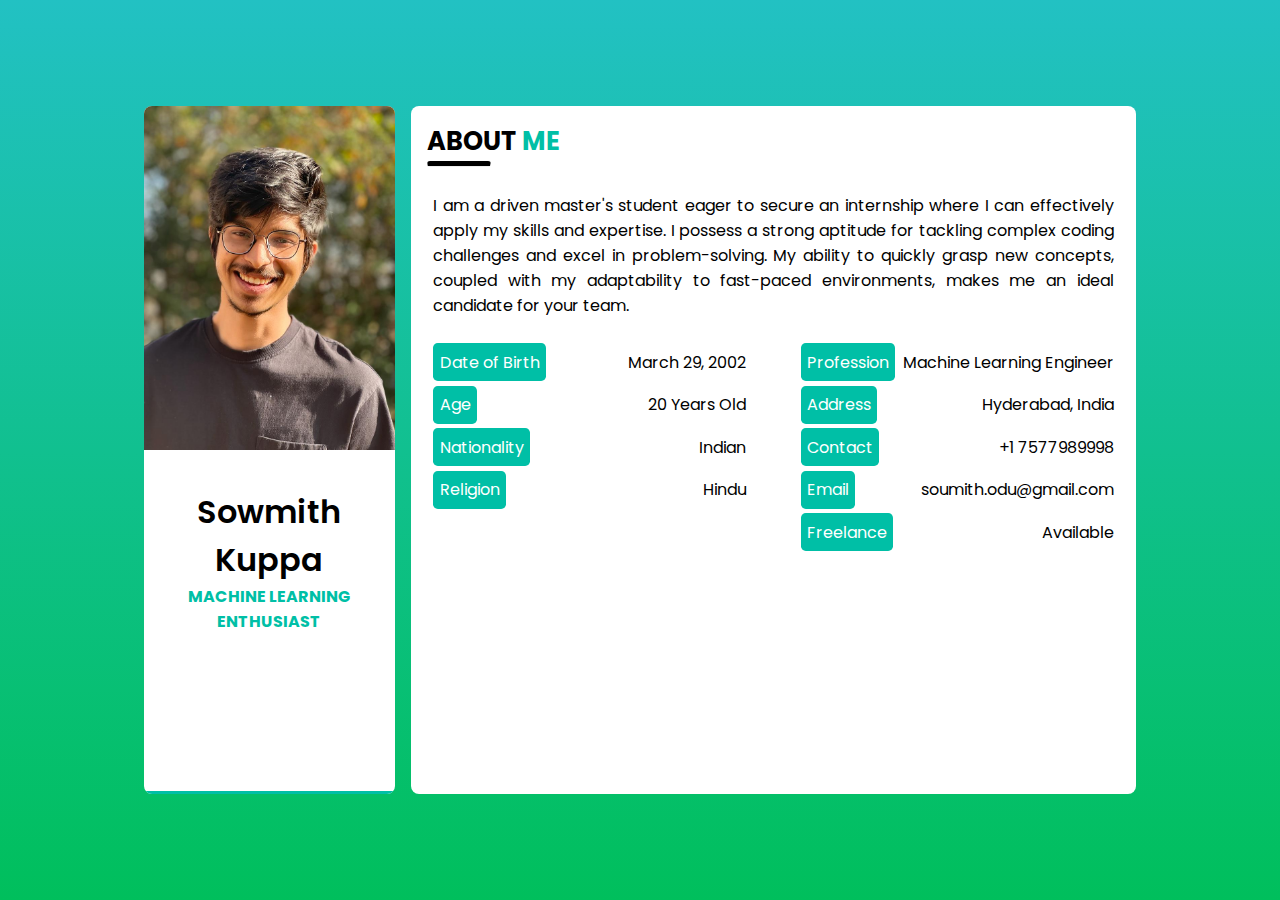
<file: index.html>
<!DOCTYPE html>
<html lang="en">

<head>
    <meta charset="UTF-8">
    <meta http-equiv="X-UA-Compatible" content="IE=edge">
    <meta name="viewport" content="width=device-width, initial-scale=1.0">

    <!-- CSS file -->
    <link rel="stylesheet" href="css/style.css">

    <!-- Favicon -->
    <link rel="shortcut icon" href="img/profile.jpg" type="image/x-icon">

    <!-- Fontawesome CDN -->
    <link rel="stylesheet" href="https://cdnjs.cloudflare.com/ajax/libs/font-awesome/6.0.0-beta3/css/all.min.css"
        integrity="sha512-Fo3rlrZj/k7ujTnHg4CGR2D7kSs0v4LLanw2qksYuRlEzO+tcaEPQogQ0KaoGN26/zrn20ImR1DfuLWnOo7aBA=="
        crossorigin="anonymous" referrerpolicy="no-referrer" />

    <title>Sowmith Kuppa</title>
</head>

<body>
    <!-- Website Layout -->
    <ul class="website_container">

        <!-- Global Menu -->
        <div id="global_menu_button_container">
            <p class="site_title">Sowmith Kuppa</p>
            <i class="fa fa-bars" id="global_menu_button"></i>
        </div>

        <ul id="global_menu_items">
            <div>
                <i class="fa fa-close" id="global_menu_close_button"></i>
                <li><a href="/"><i class="fa fa-home"></i> About</a></li>
                <li><a href="resume.html"><i class="fas fa-file-alt"></i> Resume</a></li>
                <li><a href="blogs.html"><i class="fas fa-pen-nib"></i> Blogs</a></li>
                <li><a href="services.html"><i class="fas fa-cog"></i> Services</a></li>
                <li><a href="contact.html"><i class="fas fa-phone-square"></i> Contact</a></li>
            </div>
        </ul>

        <!--x Global Menu x-->



        <!-- sidebar -->
        <div class="sidebar_container">
            <!-- Sidebar Image -->
            <div class="image">
                <img src="img/pro.jpeg" alt="Sowmith Kuppa">
                <div class="right_image_box"></div>
                <div class="left_image_box"></div>
            </div>

            <!-- sidebar Content -->
            <div class="sidebar_content">
                <!-- Long name can be applied so easily -->
                <h1>Sowmith Kuppa</h1>
                <p>Machine Learning Enthusiast</p>
                <!-- Social Medias -->
                <div class="social_media">
                    <a href="https://www.linkedin.com/in/soumith29/"><i class="fab fa-linkedin"></i></a>
                    <a href="https://github.com/T0mmy29"><i class="fab fa-github"></i></a>
                    <!-- <a href="https://instagram.com/alivecoder"><i class="fab fa-instagram"></i></a> -->
                </div>
            </div>

            <!-- Sidebar Buttom Menu -->
            <div class="sidebar_buttom_menu" id="sidebar_buttom_menu">
                <i class="fa fa-bars" id="sidebar_menu_icon"></i>
            </div>

            <!-- Sidebar Navigation -->
            <ul class="sidebar_navigation" id="sidebar_navigation">
                <li><a href="/" class="active">About</a></li>
                <li><a href="https://drive.google.com/file/d/18a5p5dh1TxlRwgFrT3JqPI9x225ynJ1X/view?usp=sharing">Resume</a></li>
                <!-- <li><a href="blogs.html">Blogs</a></li> -->
                <li><a href="services.html">Projects</a></li>
                <li><a href="contact.html">Contact</a></li>

            </ul>

        </div>
        <!-- content -->
        <div class="content_container">
            <!-- About Page -->
            <div class="about_page">
                <h2 class="title">About <span>Me</span></h2>
                <hr class="line">
                <div class="about_content">
                    <p class="about_text">I am a driven master's student eager to secure an internship where I can effectively apply my skills and expertise. I
                        possess a strong aptitude for tackling complex coding challenges and excel in problem-solving. My ability to quickly grasp
                        new concepts, coupled with my adaptability to fast-paced environments, makes me an ideal candidate for your team.</p>
                </div>
                <div class="about_profile">
                    <ul class="left_profile">
                        <li><span class="profile_title">Date of Birth</span><span>March 29, 2002</span></li>
                        <!-- <li><span class="profile_title">Gender</span><span>Male</span></li> -->
                        <li><span class="profile_title">Age</span><span>20 Years Old</span></li>
                        <!-- <li><span class="profile_title">Maritial Status</span><span>Unmarried</span></li> -->
                        <li><span class="profile_title">Nationality</span><span>Indian</span></li>
                        <li><span class="profile_title">Religion</span><span>Hindu</span></li>
                    </ul>

                    <ul class="right_profile">
                        <li><span class="profile_title">Profession</span><span>Machine Learning Engineer</span></li>
                        <li><span class="profile_title">Address</span><span>Hyderabad, India</span></li>
                        <li><span class="profile_title">Contact</span><span>+1 7577989998</span></li>
                        <li><span class="profile_title">Email</span><span>soumith.odu@gmail.com</span></li>
                        <!-- <li><span class="profile_title">Website</span><span>mywebsite.com</span></li> -->
                        <li><span class="profile_title">Freelance</span><span>Available</span></li>
                    </ul>
                </div>

            </div>
        </div>


        <script src="js/script.js"></script>
</body>

</html>
</file>
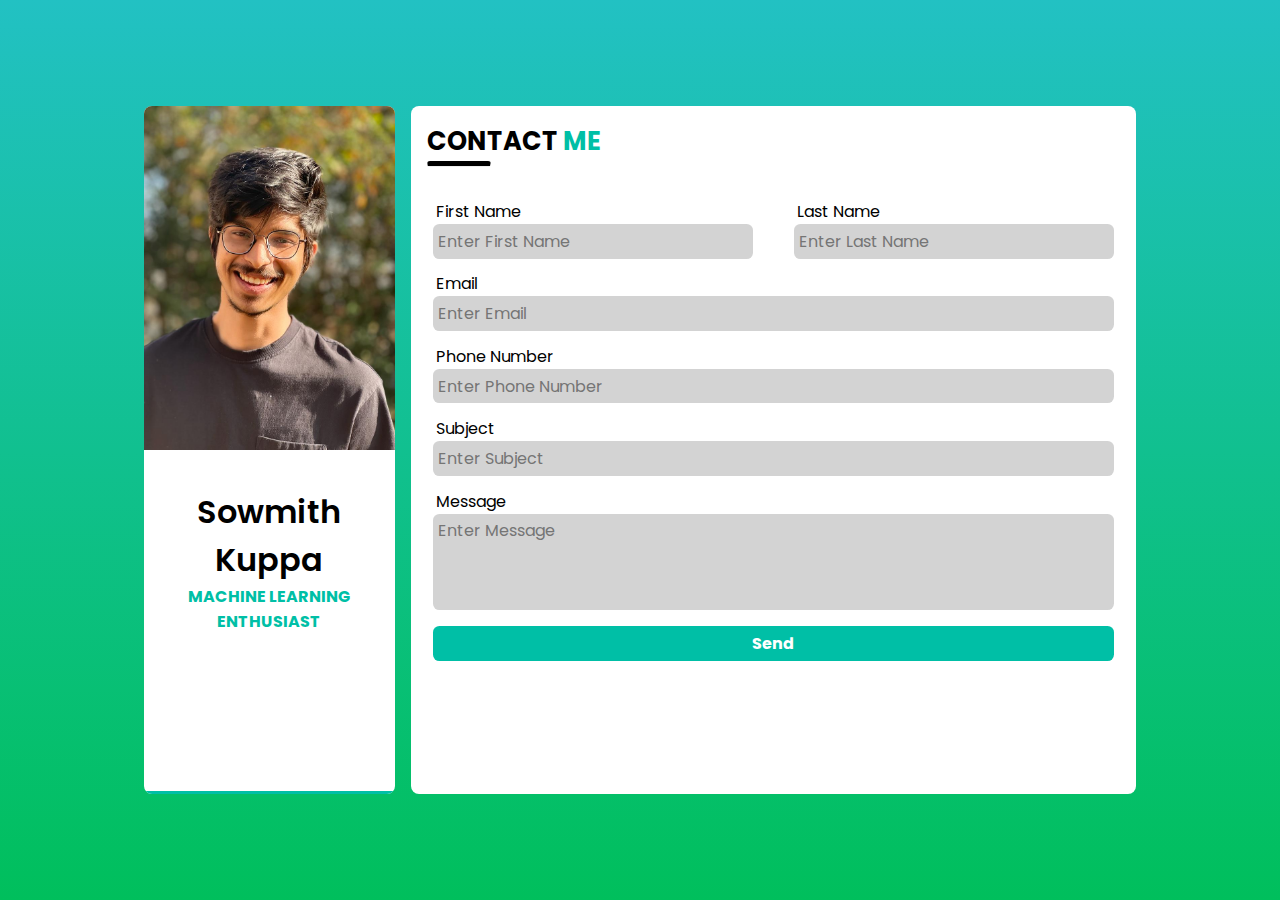
<file: contact.html>
<!DOCTYPE html>
<html lang="en">

<head>
    <meta charset="UTF-8">
    <meta http-equiv="X-UA-Compatible" content="IE=edge">
    <meta name="viewport" content="width=device-width, initial-scale=1.0">

    <!-- CSS file -->
    <link rel="stylesheet" href="css/style.css">

    <!-- Favicon -->
    <link rel="shortcut icon" href="img/profile.jpg" type="image/x-icon">

    <!-- Fontawesome CDN -->
    <link rel="stylesheet" href="https://cdnjs.cloudflare.com/ajax/libs/font-awesome/6.0.0-beta3/css/all.min.css"
        integrity="sha512-Fo3rlrZj/k7ujTnHg4CGR2D7kSs0v4LLanw2qksYuRlEzO+tcaEPQogQ0KaoGN26/zrn20ImR1DfuLWnOo7aBA=="
        crossorigin="anonymous" referrerpolicy="no-referrer" />

    <title>Sowmith Kuppa</title>
</head>

<body>
    <!-- Website Layout -->
    <div class="website_container">

        <!-- Global Menu -->
        <div id="global_menu_button_container">
            <p class="site_title">Sowmith Kuppa</p>
            <i class="fa fa-bars" id="global_menu_button"></i>
        </div>

        <ul id="global_menu_items">
            <div>
                <i class="fa fa-close" id="global_menu_close_button"></i>
                <li><a href="/"><i class="fa fa-home"></i> About</a></li>
                <li><a href="https://drive.google.com/file/d/18a5p5dh1TxlRwgFrT3JqPI9x225ynJ1X/view?usp=sharing"><i class="fas fa-file-alt"></i> Resume</a></li>
                <li><a href="blogs.html"><i class="fas fa-pen-nib"></i> Blogs</a></li>
                <li><a href="services.html"><i class="fas fa-cog"></i> Services</a></li>
                <li><a href="contact.html"><i class="fas fa-phone-square"></i> Contact</a></li>
            </div>
        </ul>

        <!--x Global Menu x-->

        <!-- sidebar -->
        <div class="sidebar_container">
            <!-- Sidebar Image -->
            <div class="image">
                <img src="img/pro.jpeg" alt="John Roe">
                <div class="right_image_box"></div>
                <div class="left_image_box"></div>
            </div>

            <!-- sidebar Content -->
            <div class="sidebar_content">
                <!-- Long name can be applied so easily -->
                <h1>Sowmith Kuppa</h1>
                <p>Machine Learning Enthusiast</p>
                <!-- Social Medias -->
                <div class="social_media">
                    <a href="https://www.linkedin.com/in/soumith29/"><i class="fab fa-linkedin"></i></a>
                    <a href="https://github.com/T0mmy29"><i class="fab fa-github"></i></a>
                </div>
            </div>

            <!-- Sidebar Buttom Menu -->
            <div class="sidebar_buttom_menu" id="sidebar_buttom_menu">
                <i class="fa fa-bars" id="sidebar_menu_icon"></i>
            </div>

            <!-- Sidebar Navigation -->
            <ul class="sidebar_navigation" id="sidebar_navigation">
                <li><a href="/">About</a></li>
                <li><a href="https://drive.google.com/file/d/18a5p5dh1TxlRwgFrT3JqPI9x225ynJ1X/view?usp=sharing">Resume</a></li>
                <!-- <li><a href="blogs.html">Blogs</a></li> -->
                <li><a href="services.html">Projects</a></li>
                <li><a href="contact.html" class="active">Contact</a></li>

            </ul>

        </div>
        <!-- content -->
        <div class="content_container">
            <!-- Contact Page -->
            <div class="contact_page">
                <h2 class="title">Contact <span>Me</span></h2>
                <hr class="line">
                <div class="contact_container">
                    <form action="post">
                        <div class="form_name_row">
                            <div class="left_form_row">
                                <label>First Name</label>
                                <input type="text" required placeholder="Enter First Name">
                            </div>
                            <div class="right_form_row">
                                <label>Last Name</label>
                                <input type="text" required placeholder="Enter Last Name">
                            </div>
                        </div>
                        <label>Email</label>
                        <input type="email" name="" id="" required placeholder="Enter Email">
                        <label>Phone Number</label>
                        <input type="text" name="" id="" required placeholder="Enter Phone Number">
                        <label>Subject</label>
                        <input type="text" name="" id="" required placeholder="Enter Subject">
                        <label>Message</label>
                        <textarea name="" id="" cols="30" rows="10" required placeholder="Enter Message"></textarea>
                        <input type="submit" value="Send" id="send_button">
                    </form>
                </div>
            </div>
        </div>
    </div>


    <script src="js/script.js"></script>
</body>

</html>
</file>
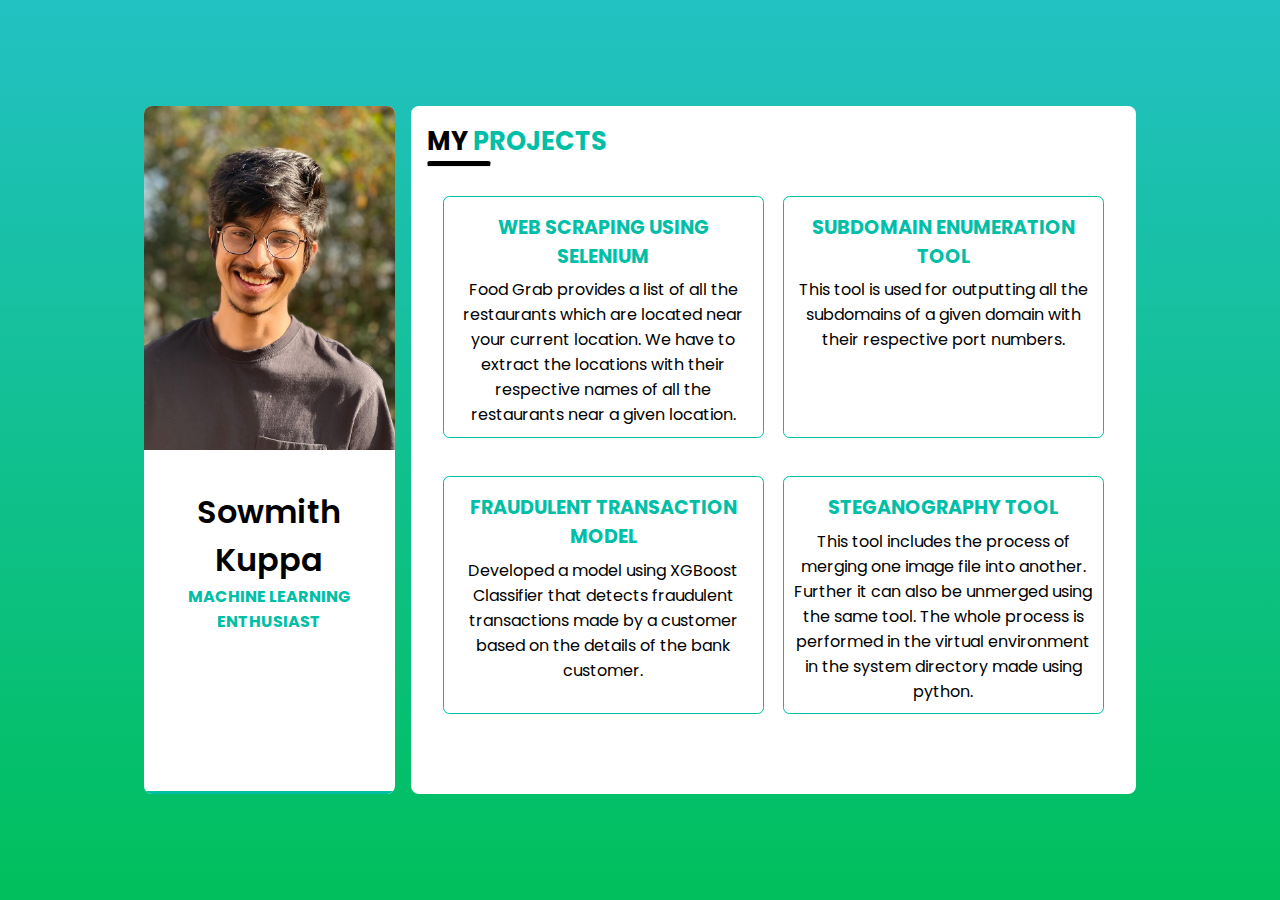
<file: services.html>
<!DOCTYPE html>
<html lang="en">

<head>
    <meta charset="UTF-8">
    <meta http-equiv="X-UA-Compatible" content="IE=edge">
    <meta name="viewport" content="width=device-width, initial-scale=1.0">

    <!-- CSS file -->
    <link rel="stylesheet" href="css/style.css">

    <!-- Favicon -->
    <link rel="shortcut icon" href="img/profile.jpg" type="image/x-icon">

    <!-- Fontawesome CDN -->
    <link rel="stylesheet" href="https://cdnjs.cloudflare.com/ajax/libs/font-awesome/6.0.0-beta3/css/all.min.css"
        integrity="sha512-Fo3rlrZj/k7ujTnHg4CGR2D7kSs0v4LLanw2qksYuRlEzO+tcaEPQogQ0KaoGN26/zrn20ImR1DfuLWnOo7aBA=="
        crossorigin="anonymous" referrerpolicy="no-referrer" />

    <title>Sowmith Kuppa</title>
</head>

<body>
    <!-- Website Layout -->
    <div class="website_container">

        <!-- Global Menu -->
        <div id="global_menu_button_container">
            <p class="site_title">John Roe</p>
            <i class="fa fa-bars" id="global_menu_button"></i>
        </div>

        <ul id="global_menu_items">
            <div>
                <i class="fa fa-close" id="global_menu_close_button"></i>
                <li><a href="/"><i class="fa fa-home"></i> About</a></li>
                <li><a href="https://drive.google.com/file/d/18a5p5dh1TxlRwgFrT3JqPI9x225ynJ1X/view?usp=sharing"><i class="fas fa-file-alt"></i> Resume</a></li>
                <li><a href="blogs.html"><i class="fas fa-pen-nib"></i> Blogs</a></li>
                <li><a href="services.html"><i class="fas fa-cog"></i> Services</a></li>
                <li><a href="contact.html"><i class="fas fa-phone-square"></i> Contact</a></li>
            </div>
        </ul>

        <!--x Global Menu x-->

        <!-- sidebar -->
        <div class="sidebar_container">
            <!-- Sidebar Image -->
            <div class="image">
                <img src="img/pro.jpeg" alt="John Roe">
                <div class="right_image_box"></div>
                <div class="left_image_box"></div>
            </div>

            <!-- sidebar Content -->
            <div class="sidebar_content">
                <!-- Long name can be applied so easily -->
                <h1>Sowmith Kuppa</h1>
                <p>Machine Learning Enthusiast</p>
                <!-- Social Medias -->
                <div class="social_media">
                    <a href="https://www.linkedin.com/in/soumith29/"><i class="fab fa-linkedin"></i></a>
                    <a href="https://github.com/T0mmy29"><i class="fab fa-github"></i></a>
                </div>
            </div>

            <!-- Sidebar Buttom Menu -->
            <div class="sidebar_buttom_menu" id="sidebar_buttom_menu">
                <i class="fa fa-bars" id="sidebar_menu_icon"></i>
            </div>

            <!-- Sidebar Navigation -->
            <ul class="sidebar_navigation" id="sidebar_navigation">
                <li><a href="/">About</a></li>
                <li><a href="https://drive.google.com/file/d/18a5p5dh1TxlRwgFrT3JqPI9x225ynJ1X/view?usp=sharing">Resume</a></li>
                <!-- <li><a href="blogs.html">Blogs</a></li> -->
                <li><a href="services.html" class="active">Services</a></li>
                <li><a href="contact.html">Contact</a></li>

            </ul>

        </div>
        <!-- content -->
        <div class="content_container">
            <!-- Services Page -->
            <div class="services_page">
                <h2 class="title">My <span>Projects</span></h2>
                <hr class="line">
                <!-- Services Row -->
                <div class="services_container">
                    
                    <div class="services_box">
                        <i class="fas fa-tablet-alt"></i>
                        <a href="https://github.com/T0mmy29/Web-Scraping-Restaurant-Data-using-Selenium"><h3 class="services_title">Web Scraping using Selenium</h3></a>
                        <p class="services_text">Food Grab provides a list of all the restaurants which are located near your current location. We have to extract the locations with their respective names of all the restaurants near a given location. </p>
                    </div>
                    <div class="services_box">
                        <i class="fas fa-globe"></i>
                        <a href="https://github.com/T0mmy29/Subdomain-Enumeration-tool"><h3 class="services_title">Subdomain Enumeration Tool</h3></a>
                        <p class="services_text">This tool is used for outputting all the subdomains of a given domain with their respective port numbers.</p>
                    </div>
                </div>

                <div class="services_container">
                    <div class="services_box">
                        <i class="fas fa-pencil-ruler"></i>
                        <a href="https://github.com/T0mmy29/Fraudulent-Transaction-Detection-Model"><h3 class="services_title">Fraudulent Transaction Model</h3></a>
                        <p class="services_text">Developed a model using XGBoost Classifier that detects fraudulent transactions made by a customer based on the details of the bank customer. </p>
                    </div>
                    <div class="services_box">
                        <i class="fas fa-drafting-compass"></i>
                        <a href="https://github.com/T0mmy29/Steganography-Tool"><h3 class="services_title">Steganography Tool</h3></a>
                        <p class="services_text">This tool includes the process of merging one image file into another. Further it can also be unmerged using the same tool. The whole process is performed in the virtual environment in the system directory made using python. </p>
                    </div>
                </div>

                <!-- <div class="services_container">
                    <div class="services_box">
                        <i class="fab fa-figma"></i>
                        <h3 class="services_title">Figma Desing</h3>
                        <p class="services_text">Lorem, ipsum dolor sit amet consectetur adipisicing elit. Aspernatur,
                            nobis. Lorem ipsum dolor sit amet. </p>
                    </div>
                    <div class="services_box">
                        <i class="fas fa-search-location"></i>
                        <h3 class="services_title">SEO/Marketing</h3>
                        <p class="services_text">Lorem, ipsum dolor sit amet consectetur adipisicing elit. Aspernatur,
                            nobis. Lorem ipsum dolor sit amet. </p> -->
                    </div>
                </div>

            </div>
        </div>
    </div>


    <script src="js/script.js"></script>
</body>

</html>
</file>
<file: css/style.css>
/* Google Font */
@import url("https://fonts.googleapis.com/css2?family=Poppins:ital,wght@0,100;0,200;0,300;0,400;0,500;0,600;0,700;0,800;0,900;1,100;1,200;1,300;1,400;1,500;1,600;1,700;1,800;1,900&display=swap");

/* CSS Reset */
* {
    padding: 0;
    margin: 0;
    box-sizing: border-box;
    scroll-behavior: smooth;
    font-family: "Poppins", sans-serif;
}

/* CSS Variables */
:root {
    --brand-color: #00bfa6;
    --linear-back: Linear-gradient(180deg,
            rgba(34, 193, 195, 1) 0%,
            rgba(0, 191, 92, 1) 100%);
}

a {
    text-decoration: none;
    color: black;
}

li {
    list-style: none;
}

/* CSS in Body */
body {
    height: 100vh;
    width: 100vw;
    background: var(--linear-back);
    display: flex;
    align-items: center;
    justify-content: center;
}

.website_container {
    width: 80%;
    height: 80%;
    display: flex;
    padding: 1rem;
    position: relative;
}

/* Sidebar */
.website_container .sidebar_container {
    width: 35%;
    height: 100%;
    background-color: white;
    margin-right: 1rem;
    border-radius: 0.5rem;
    overflow: hidden;
    position: relative;
}

.sidebar_container .image {
    height: 50%;
    width: 100%;
    position: relative;
}

.sidebar_container .image img {
    width: 100%;
    height: 100%;
    object-fit: cover;
    object-position: top;
}

.sidebar_container .image .right_image_box {
    width: 70%;
    /* height: 50px; */
    background-color: white;
    position: absolute;
    bottom: -3.5rem;
    left: -3rem;
    transform: rotate(16deg);
}

.sidebar_container .image .left_image_box {
    width: 70%;
    /* height: 100px; */
    background-color: white;
    position: absolute;
    bottom: -3.5rem;
    right: -3rem;
    transform: rotate(-16deg);
}

.sidebar_container .sidebar_content {
    position: absolute;
    width: 100%;
    margin-top: 2rem;
    text-align: center;
    padding: 0.4rem;
}

.sidebar_container .sidebar_content h1 {
    color: black;
    font-size: 2rem;
    font-weight: 600;
}

.sidebar_container .sidebar_content p {
    color: var(--brand-color);
    font-size: 1rem;
    text-transform: uppercase;
    font-weight: 700;
}

.sidebar_container .sidebar_content .social_media {
    margin-top: 1rem;
}

.sidebar_container .sidebar_content .social_media a {
    font-size: 1.8rem;
    margin: 0.4rem;
    color: black;
}

.sidebar_container .sidebar_content .social_media a:hover {
    color: var(--brand-color);
    transition: 0.3s;
}

.sidebar_container .sidebar_buttom_menu {
    position: absolute;
    border-top: 0.2rem solid var(--brand-color);
    width: 100%;
    font-size: 1.6rem;
    left: 0;
    bottom: 0;
    text-align: center;
    cursor: pointer;
    z-index: 3;
}

.sidebar_container .sidebar_buttom_menu:hover {
    color: var(--brand-color);
    transition: 0.3s;
}

/* Sidebar Navigation */
.sidebar_container .sidebar_navigation {
    position: absolute;
    top: 0;
    left: -100%;
    width: 100%;
    height: 100%;
    background-color: white;
    display: flex;
    flex-direction: column;
    align-items: center;
    justify-content: center;
    font-size: 2rem;
    z-index: 2;
    transition: left 0.3s;
}

.sidebar_container .sidebar_navigation li {
    margin: 0.3rem 0;
}

.sidebar_container .sidebar_navigation li a:hover,
.sidebar_container .sidebar_navigation .active {
    color: var(--brand-color);
    transition: 0.3s;
    font-weight: bold;
}

/* Content */
.website_container .content_container {
    width: 100%;
    height: 100%;
    background-color: white;
    border-radius: 0.5rem;
    padding: 1rem;
    overflow-y: scroll;
}

.content_container::-webkit-scrollbar {
    width: 0.2rem;
}

.content_container::-webkit-scrollbar-thumb {
    width: 0.2rem;
    background-color: gray;
    border-radius: 0.2rem;
}

/* About Page */

.title {
    font-size: 1.6rem;
    text-transform: uppercase;
}

.title span {
    color: var(--brand-color);
}

.line {
    width: 4rem;
    border-top: 0.35rem solid black;
    border-radius: 0.5rem;
}

.about_page .about_content {
    margin-top: 1.2rem;
    padding: 0.4rem;
    margin-bottom: 0.5rem;
}

.about_page .about_content p {
    font-size: 1rem;
    text-align: justify;
}

.about_profile {
    display: flex;
    justify-content: space-between;
    padding: 0.4rem;
}

.about_profile .left_profile {
    width: 46%;
}

.about_profile .left_profile li {
    display: flex;
    justify-content: space-between;
    align-items: center;
    margin: 0.3rem 0;
    font-size: 1rem;
}

.about_profile .right_profile {
    width: 46%;
}

.about_profile .right_profile li {
    display: flex;
    justify-content: space-between;
    margin: 0.3rem 0;
    align-items: center;
    font-size: 1rem;
}

li .profile_title {
    padding: 0.4rem;
    background-color: var(--brand-color);
    color: white;
    border-radius: 0.3rem;
}

/* Resume Page */
.resume_page .resume_container {
    margin: 1.2rem 0;
    display: flex;
}

.left_resume {
    width: 100%;
    padding: 0.6rem;
    border-right: 0.2rem solid var(--brand-color);
}

.right_resume {
    width: 100%;
    padding: 0.6rem;
}

.resume_title {
    font-size: 1.2rem;
    text-transform: uppercase;
    font-weight: 700;
    margin-bottom: 1rem;
}

.resume_title i {
    color: var(--brand-color);
}

.resume_box {
    margin: 1.5rem 0;
}

.resume_box .resume_date {
    font-size: 1rem;
    border: 0.1rem solid var(--brand-color);
    padding: 0.1rem 0.2rem;
    color: var(--brand-color);
}

.resume_box .resume_box_title {
    margin-top: 0.5rem;
    font-size: 1.2rem;
    font-weight: 500;
}

.resume_box .resume_company {
    font-size: 1rem;
}

.resume_box .resume_text {
    font-size: 1rem;
    font-weight: 300;
}

/* Skills Container */

.skill_box .skill_title {
    font-size: 1.2rem;
    font-weight: 500;
}

.skill_box {
    margin: 1rem 0;
}

.skill_box .skill_line_container {
    height: 0.8rem;
    width: 100%;
    background-color: lightgray;
    border-radius: 0.4rem;
    overflow: hidden;
}

.skill_box .skill_line {
    background-color: var(--brand-color);
    height: 0.8rem;
}

/* Blogs Page */
.blogs_page .blogs_container {
    margin: 0.4rem;
}

.blog_box {
    margin-top: 1.2rem;
    border: 0.1rem solid var(--brand-color);
    padding: 0.5rem;
    border-radius: 0.4rem;
}

.blog_box .blog_title {
    font-size: 1.6rem;
    text-transform: uppercase;
    font-weight: 600;
}

.blog_box .blog_text {
    margin: 0.4rem 0;
    font-size: 1rem;
    font-weight: 400;
    text-align: justify;
}

.blog_box .blog_image {
    width: 100%;
    height: auto;
}

/* Services Page */

.services_page .services_container {
    margin: 1.2rem 0.4rem 0.4rem 0.4rem;
    display: flex;
}

.services_page .services_container .services_box {
    width: 50%;
    margin: 0.6rem;
    border: 0.1rem solid var(--brand-color);
    border-radius: 0.4rem;
    padding: 0.6rem;
    text-align: center;
    cursor: pointer;
}

.services_page .services_container .services_box:hover {
    background-color: var(--brand-color);
    transition: 0.3s;
}

.services_page .services_container .services_box:hover i,
.services_page .services_container .services_box:hover .services_title {
    color: white;
    transition: 0.3s;
}

.services_box i {
    color: var(--brand-color);
    font-size: 1.5rem;
    margin: 0.3rem 0;
}

.services_box .services_title {
    font-size: 1.2rem;
    text-transform: uppercase;
    color: var(--brand-color);
    margin: 0.4rem 0;
}

.services_box .services_text {
    font-size: 1rem;
    font-weight: 400;
}

/* Contact Page */
.contact_page .contact_container {
    margin: 1.2rem 0.4rem;
}

.contact_container form .form_name_row {
    display: flex;
    justify-content: space-between;
}

.contact_container form .form_name_row .left_form_row {
    width: 47%;
}

.contact_container form .form_name_row .right_form_row {
    width: 47%;
}

.contact_container form label {
    display: block;
    font-size: 1rem;
    margin-top: 0.8rem;
    margin-left: 0.2rem;
}

.contact_container form input {
    width: 100%;
    font-size: 1rem;
    padding: 0.3rem;
    border: none;
    outline: none;
    background-color: lightgray;
    border-radius: 0.4rem;
}

.contact_container form input:focus {
    border: 0.2rem solid var(--brand-color);
    transition: 0.3s;
}

.contact_container form textarea {
    width: 100%;
    font-size: 1rem;
    padding: 0.3rem;
    border: none;
    outline: none;
    background-color: lightgray;
    border-radius: 0.4rem;
    height: 6rem;
    resize: none;
}

.contact_container form #send_button {
    background-color: var(--brand-color);
    margin-top: 0.6rem;
    color: white;
    font-weight: bold;
    cursor: pointer;
}

.contact_container form #send_button:hover {
    opacity: 0.8;
    transition: 0.3s;
}

/* Global Menu CSS */
#global_menu_button_container {
    position: absolute;
    left: -3rem;
    display: none;
    margin-top: 0.1rem;
}

#global_menu_button_container #global_menu_button {
    background-color: white;
    font-size: 2rem;
    padding: 0.8rem;
    border-radius: 0.4rem;
    cursor: pointer;
}

#global_menu_button_container #global_menu_button:hover {
    color: var(--brand-color);
    transition: 0.3s;
}

#global_menu_button_container p {
    color: var(--brand-color);
    font-size: 1.4rem;
    font-weight: bold;
    display: none;
}

#global_menu_items {
    position: fixed;
    left: -120%;
    /* left: 0; */
    top: 0;
    background-color: white;
    width: 40%;
    height: 100vh;
    z-index: 10;
    display: flex;
    justify-content: center;
    transition: left 0.3s;
}

#global_menu_items div {
    width: 80%;
    margin-top: 4rem;
}

#global_menu_items li {
    margin: 1rem 0;
}

#global_menu_items a {
    display: block;
    width: 100%;
    padding: 0.4rem 0.2rem;
    border-bottom: 0.1rem solid var(--brand-color);
    font-size: 1.4rem;
}

#global_menu_items a:hover {
    color: var(--brand-color);
    transition: 0.3s;
}

#global_menu_items #global_menu_close_button {
    position: absolute;
    right: -3.3rem;
    top: 0;
    font-size: 2.6rem;
    background-color: white;
    padding: 0.6rem 0.8rem;
    cursor: pointer;
}

#global_menu_items #global_menu_close_button:hover {
    color: var(--brand-color);
    transition: 0.3s;
}

/* Making Responsive */

@media screen and (max-width: 1200px) {
    .website_container {
        width: 92%;
        height: 92%;
    }
}

@media screen and (max-width: 1000px) {
    body {
        height: auto;
    }

    .website_container {
        flex-direction: column;
        width: 70%;
    }

    .website_container .sidebar_container {
        width: 100%;
        height: 80vh;
        margin-bottom: 1rem;
    }

    .about_profile {
        flex-direction: column;
    }

    .about_profile .left_profile {
        width: 100%;
    }

    .about_profile .right_profile {
        width: 100%;
    }

    #global_menu_button_container {
        display: block;
    }
}

@media screen and (max-width: 800px) {
    .website_container {
        margin-top: 10vh;
    }

    .resume_page .resume_container {
        flex-direction: column;
    }

    .left_resume {
        border-right: none;
        border-bottom: 0.2rem solid var(--brand-color);
    }

    .services_page .services_container {
        flex-direction: column;
        margin: 0;
    }

    .services_page .services_container .services_box {
        width: 100%;
        margin: 0.6rem 0;
    }

    .contact_container form .form_name_row {
        flex-direction: column;
    }

    .contact_container form .form_name_row .left_form_row {
        width: 100%;
    }

    .contact_container form .form_name_row .right_form_row {
        width: 100%;
    }

    #global_menu_button_container {
        position: fixed;
        top: -0.1rem;
        left: 0;
        z-index: 5;
        width: 100%;
        background-color: white;
        height: 10vh;
        display: flex;
        justify-content: space-between;
        align-items: center;
        padding: 0 1rem;
    }

    #global_menu_button_container #global_menu_button {
        color: black;
        background-color: transparent;
        padding: 0.2rem;
        font-size: 1.6rem;
    }

    #global_menu_button_container p {
        display: block;
    }

    #global_menu_items {
        width: 100%;
    }

    #global_menu_items #global_menu_close_button {
        left: 0;
        text-align: center;
        background-color: lightgray;
    }
}

@media screen and (max-width: 680px) {
    .website_container {
        height: 100%;
        width: 100%;
    }
}
</file>
